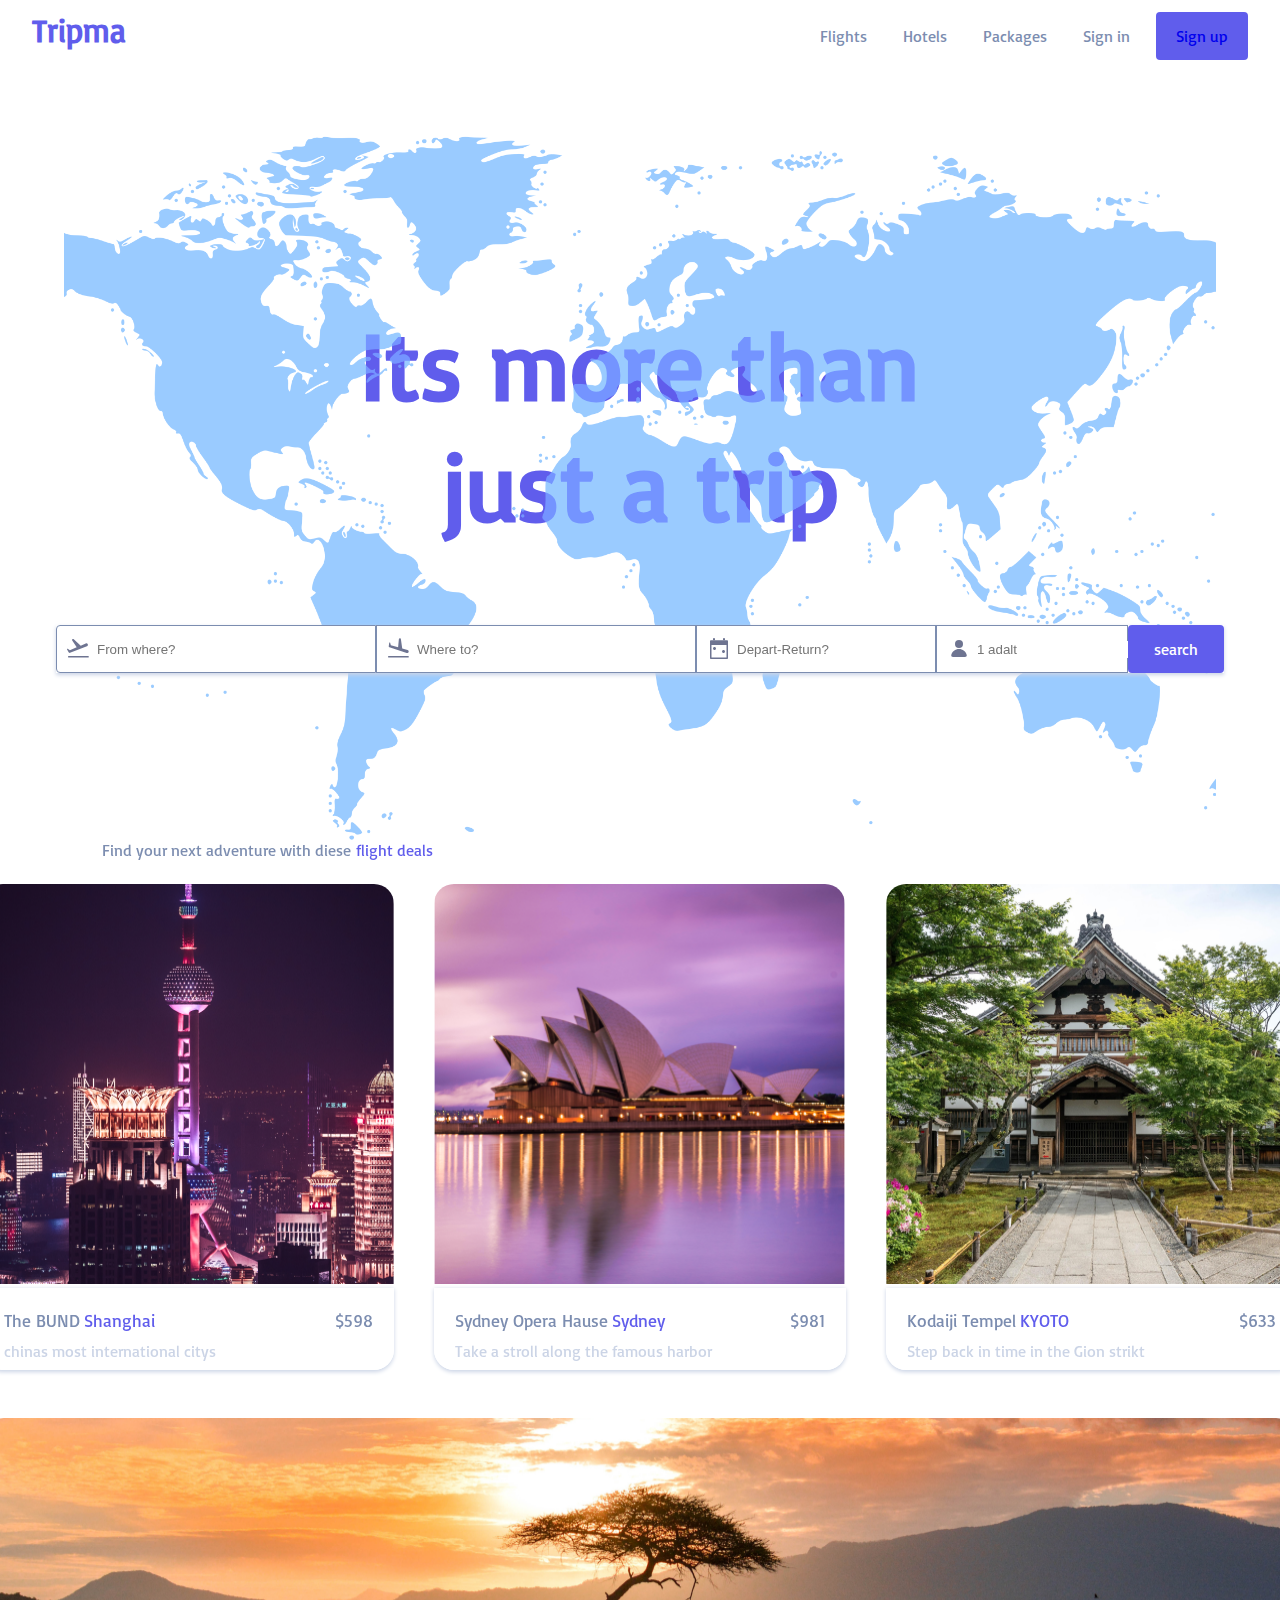
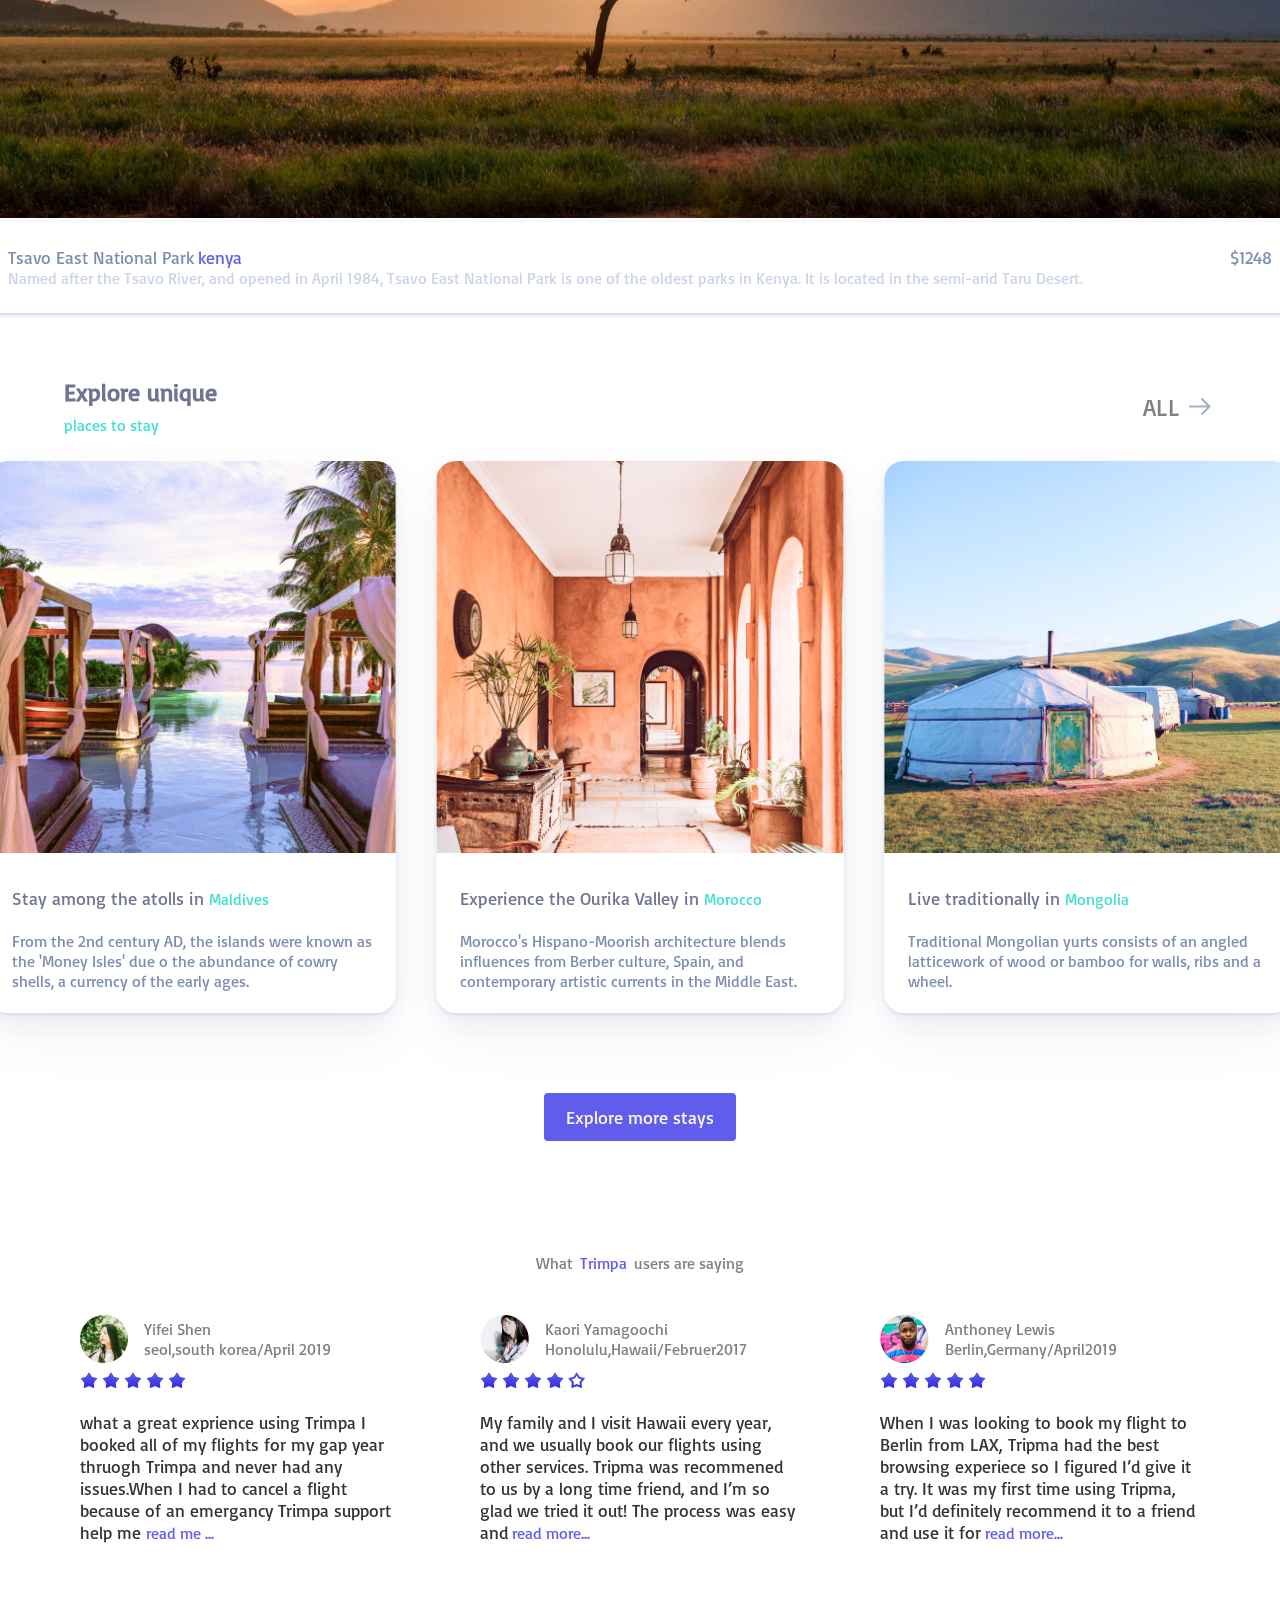
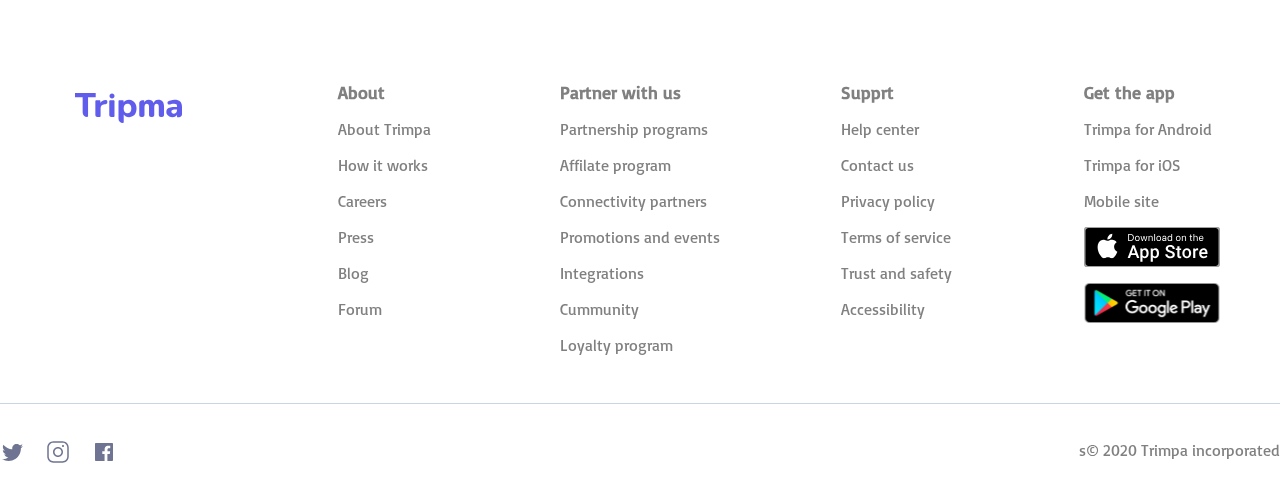
<file: index.html>
<!DOCTYPE html>
<html>


<head>
  <title>Tripma</title>
  <link rel="stylesheet" href="./cssfiles/main.css" />
</head>

<body>
  <header class="header">
    <h1>Tripma</h1>
    <nav class="nav">
      <ul>
        <li>Flights</li>
        <li>Hotels</li>
        <li>Packages</li>
        <li>Sign in</li>
      </ul>
      <div role="button" class="signup-button">
        <a href="./signup.html">Sign up</a>
      </div>
    </nav>
  </header>
  <section class="layout">
    <section class="flight-search">
      <div class="flight-titel">
        <span>Its more than just a trip </span>
      </div>
      <div class="fligt-input">
        <button class="from-where">
          <img src="./assets/departure.svg" />
          <input placeholder="From where?" />
        </button>
        <button class="where-to">
          <img src="./assets/arrival.svg" />
          <input placeholder="Where to?" />
        </button>
        <button class="depart-return">
          <img src="./assets/calendar with dates.svg" />
          <input placeholder="Depart-Return?" />
        </button>
        <button class="adult">
          <img src="./assets/person solid.svg" />
          <input placeholder="1 adalt" />
        </button>
        <div role="button" class="search">search</div>
      </div>
    </section>
    <section class="flight-deals">
      <div class="flight-deals-title">
        <span>Find your next adventure with diese </span>
        <span>flight deals</span>
      </div>
      <div class="flight-foto">
        <div class="flight-fotos">
          <div class="flight-fotocities">
            <img src="./img/shanghai.png" alt="shanghai" />
            <div class="border">
              <div class="bund-shanghai">
                <div class="bund-shanghai1">
                  <span>The BUND</span>
                  <span>Shanghai</span>
                </div>
                <span>$598</span>
              </div>
              <div class="china-city">
                <span>chinas most international citys</span>
              </div>
            </div>
          </div>
          <div class="flight-fotocities">
            <img src="./img/sydney.png" alt="sydney" />
            <div class="border">
              <div class="bund-sydney">
                <div class="bund-sydney1">
                  <span>Sydney Opera Hause</span>
                  <span>Sydney</span>
                </div>
                <span>$981</span>
              </div>
              <div class="stroll-city">
                <span>Take a stroll along the famous harbor</span>
              </div>
            </div>
          </div>
          <div class="flight-fotocities">
            <img src="./img/kyoto.png" alt="kyoto">
            <div class="border">
              <div class="bund-kyoto">
                <div class="bund-kyoto1">
                  <span>Kodaiji Tempel</span>
                  <span>KYOTO</span>
                </div>
                <span>$633</span>
              </div>
              <div class="strikt-city">
                <span>Step back in time in the Gion strikt</span>
              </div>
            </div>
          </div>
        </div>
        <div>
        </div>
        <div class="flight-fotocity">
          <img src="./img/kenya.png" alt="kenya" />
          <div class="kenya-border">
            <div class="bund-kenya">
              <div class="bund-kenya1">
                <span>Tsavo East National Park</span>
                <span>kenya</span>
              </div>
              <div>
                <span>$1248</span>
              </div>
            </div>
            <div class="river-city">
              <span>Named after the Tsavo River, and opened in April 1984, Tsavo East National Park is one of the oldest
                parks in Kenya. It is located in the semi-arid Taru Desert.
              </span>
            </div>
          </div>
        </div>
      </div>
    </section>
    <section class="explore-places-to-stay">
      <div class="explore-place">
        <p>Explore unique <span>places to stay</span></p>
        <div role="button" class="all">
          <a href="/all/">ALL</a>
          <img class="arrows" src="./assets/arrowRight.svg">
        </div>
      </div>
      <div class="places-to-stay">
        <div class="stay-in">
          <img src="./img/maldives.png" alt="maldives">
          <div class="stay-in-country">
            <p>Stay among the atolls in <span class="country">Maldives</span></p>
            <span>From the 2nd century AD, the islands were known as the 'Money Isles' due o the abundance of cowry
              shells, a currency of the early ages.</span>
          </div>
        </div>
        <div class="stay-in">
          <img src="./img/morocco.png" alt="morocco">
          <div class="stay-in-country">
            <p>Experience the Ourika Valley in <span class="country">Morocco</span></p>
            <span>Morocco's Hispano-Moorish architecture blends influences from Berber culture, Spain, and contemporary
              artistic currents in the Middle East.</span>
          </div>
        </div>
        <div class="stay-in">
          <img src="./img/mongolia.png" alt="mongolia">
          <div class="stay-in-country">
            <p>Live traditionally in <span class="country">Mongolia</span></p>
            <span>Traditional Mongolian yurts consists of an angled latticework of wood or bamboo for walls, ribs and a
              wheel.</span>
          </div>
        </div>
      </div>
      <div role="link" class="explore">
        <a href="/explore/">Explore more stays</a>
      </div>
    </section>
    <section class="users-saying">
      <div class="trimpa-users">
        <span>What</span>
        <span>Trimpa</span>
        <SPAN>users are saying</SPAN>
      </div>
      <div class="users">
        <div class="all-user">
          <div class="user-img">
            <img src="./img/avatar.png" />
            <div class="user-city">
              <span>Yifei Shen</span>
              <span>seol,south korea/April 2019</span>
            </div>
          </div>
          <div>
            <img src="./img/star.png" />
            <img src="./img/star.png" />
            <img src="./img/star.png" />
            <img src="./img/star.png" />
            <img src="./img/star.png" />
          </div>
          <div class="user-comment">
            <p> what a great exprience using Trimpa
              I booked all of my flights for my gap
              year thruogh Trimpa and never had
              any issues.When I had to cancel a
              flight because of an emergancy
              Trimpa support help me <span>read me ...</span>
            </p>
          </div>

        </div>
        <div class="all-user">
          <div class="user-img">
            <img src="./img/avatar (1).png" />
            <div class="user-city">
              <span>Kaori Yamagoochi</span>
              <span>Honolulu,Hawaii/Februer2017</span>
            </div>
          </div>
          <div>
            <img src="./img/star.png" />
            <img src="./img/star.png" />
            <img src="./img/star.png" />
            <img src="./img/star.png" />
            <img src="./img/Star 1.png" />
          </div>
          <div class="user-comment">
            <p>My family and I visit Hawaii every year,
              and we usually book our flights using
              other services. Tripma was
              recommened to us by a long time
              friend, and I’m so glad we tried it out!
              The process was easy and<span> read more...</span>
            </p>
          </div>
        </div>
        <div class="all-user">
          <div class="user-img">
            <img src="./img/avatar (2).png" />
            <div class="user-city">
              <span>Anthoney Lewis</span>
              <span>Berlin,Germany/April2019</span>
            </div>
          </div>
          <div>
            <img src="./img/star.png" />
            <img src="./img/star.png" />
            <img src="./img/star.png" />
            <img src="./img/star.png" />
            <img src="./img/star.png" />
          </div>
          <div class="user-comment">
            <p>When I was looking to book my flight
              to Berlin from LAX, Tripma had the
              best browsing experiece so I figured I’d
              give it a try. It was my first time using
              Tripma, but I’d definitely recommend it
              to a friend and use it for<span> read more...</span>
            </p>
          </div>
        </div>
      </div>
    </section>
  </section>
  <footer>
    <div class="footer-first">
      <img src="./assets/trimpa wordmark.svg" class="trimpa" alt="Trimpa">
      <div class="footer-columns">
        <span>About</span>
        <span>About Trimpa</span>
        <span>How it works</span>
        <span>Careers</span>
        <sapn>Press</sapn>
        <span>Blog</span>
        <sapn>Forum</sapn>
      </div>
      <div class="footer-columns">
        <span>Partner with us</span>
        <span>Partnership programs</span>
        <span>Affilate program</span>
        <span>Connectivity partners</span>
        <sapn>Promotions and events</sapn>
        <span>Integrations</span>
        <sapn>Cummunity</sapn>
        <span>Loyalty program</span>
      </div>
      <div class="footer-columns">
        <span>Supprt</span>
        <span>Help center</span>
        <span>Contact us</span>
        <span>Privacy policy</span>
        <sapn>Terms of service</sapn>
        <span>Trust and safety</span>
        <sapn>Accessibility</sapn>
      </div>
      <div class="footer-columns">
        <span>Get the app</span>
        <span>Trimpa for Android</span>
        <span>Trimpa for iOS</span>
        <span>Mobile site</span>
        <img src="./assets/app store.svg" alt="app store">
        <img src="./assets/google play.svg" alt="google play">
      </div>
    </div>
    <div class="footer-second">
      <div class="footer-social">
        <img src="./assets/twitter.svg" alt="twitter">
        <img src="./assets/instagram.svg" alt="instagram">
        <img src="./assets/facebook.svg" alt="facebook">
      </div>
      <span> s&#169 2020 Trimpa incorporated</span>
    </div>
  </footer>
</body>


</html>
</file>
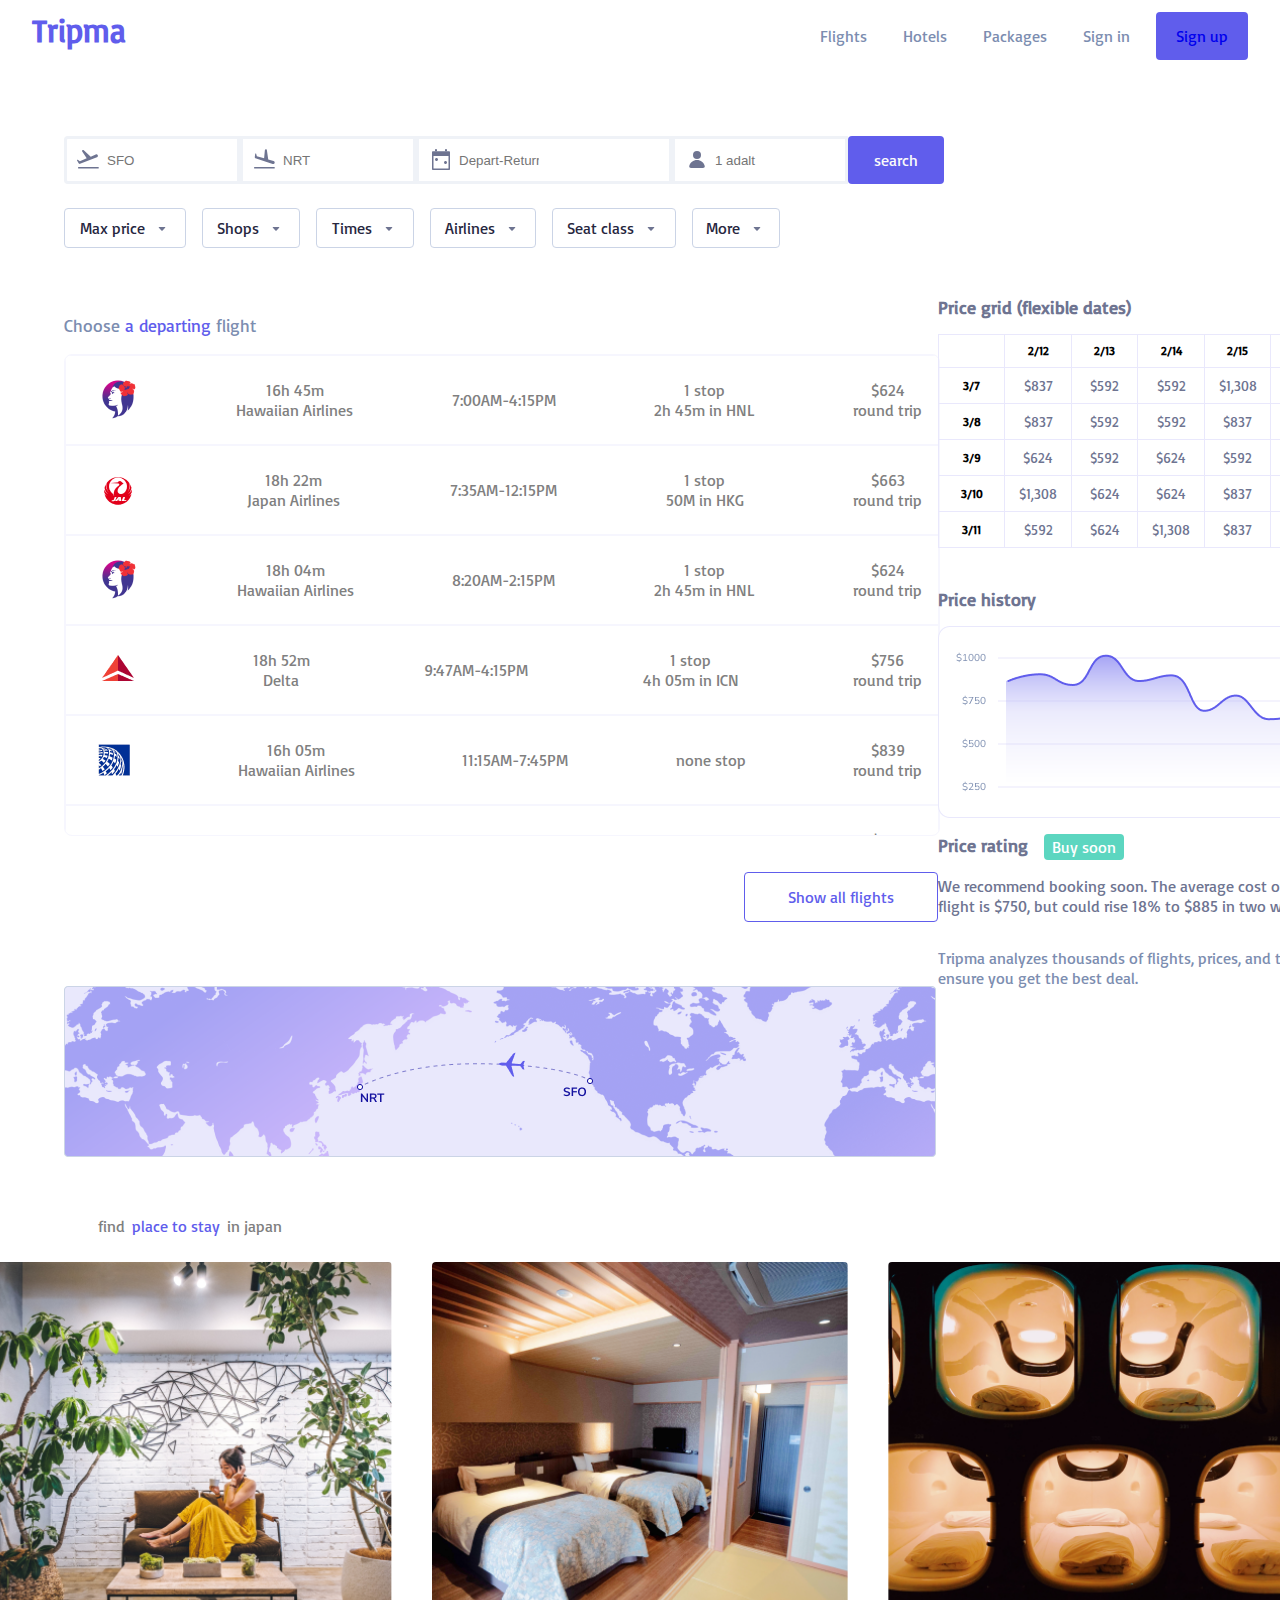
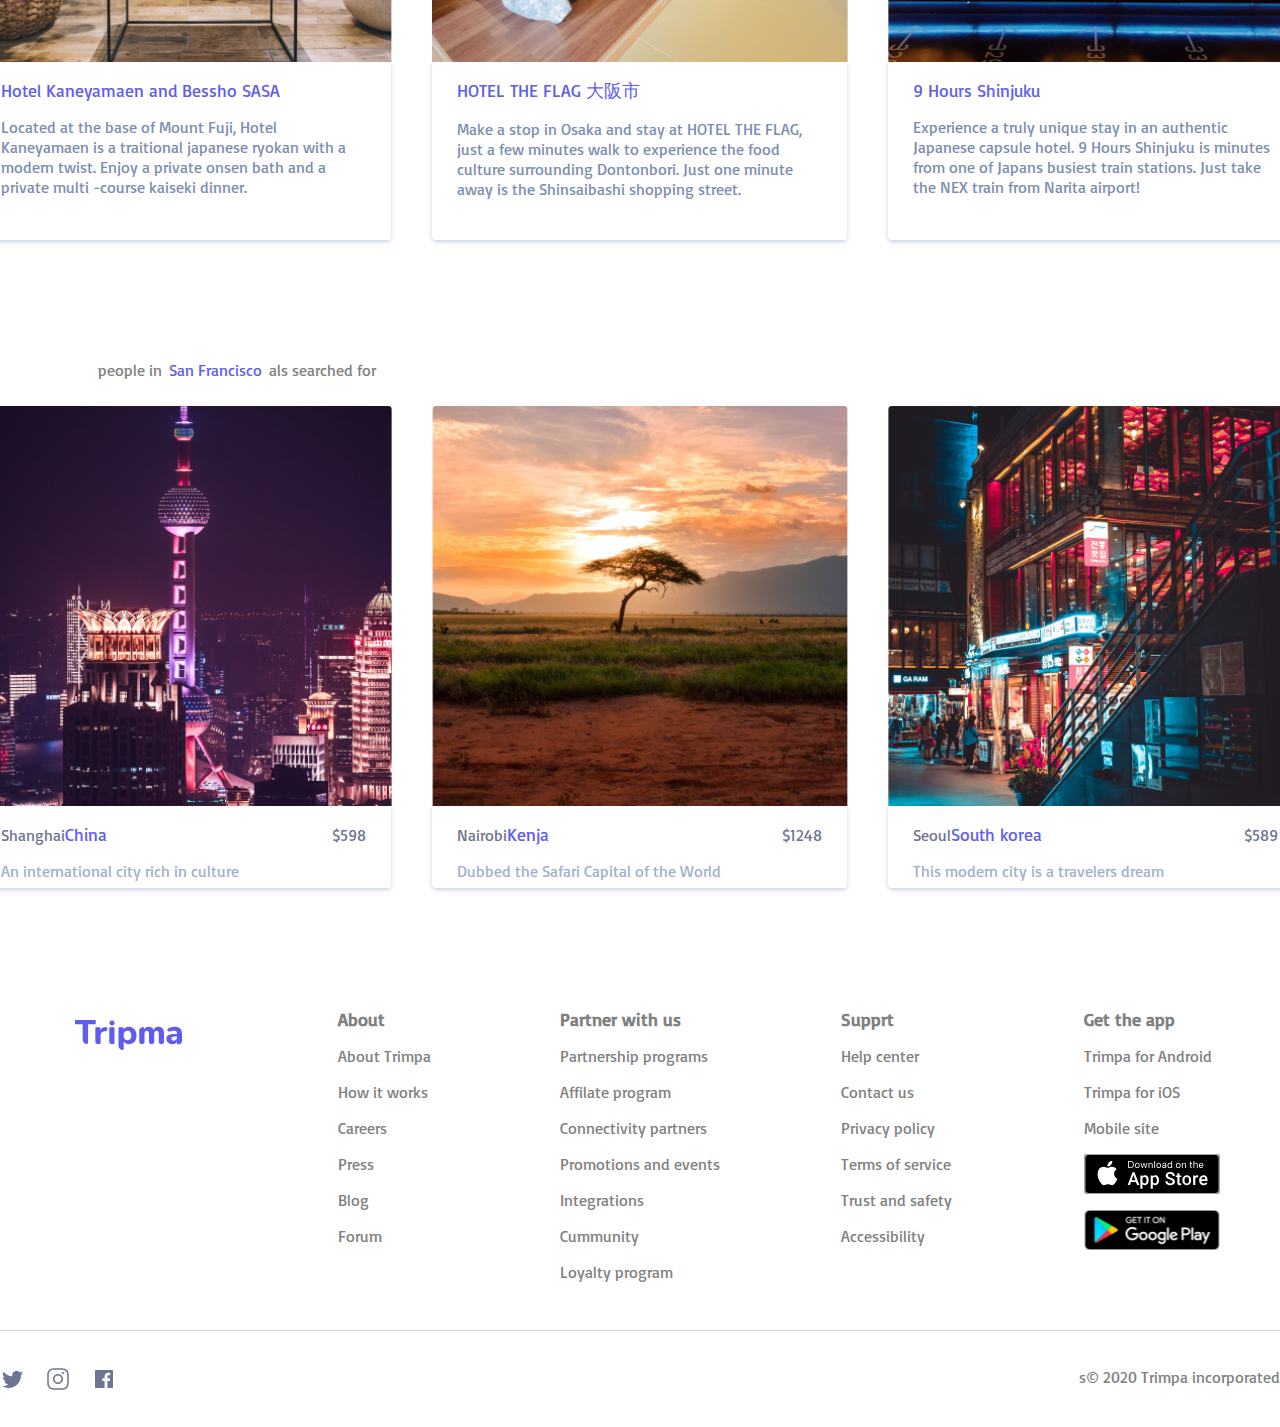
<file: departingflight.html>
<!DOCTYPE html>
<html>

<head>
    <title>Departingflight</title>
    <link rel="stylesheet" href="./cssfiles/departingflight.css" />
</head>

<body>
    <header class="header">
        <h1>Tripma</h1>
        <nav class="nav">
            <ul>
                <li>Flights</li>
                <li>Hotels</li>
                <li>Packages</li>
                <li>Sign in</li>
            </ul>
            <div role="button" class="signup-button">
                <a href="./signup.html">Sign up</a>
            </div>
        </nav>
    </header>
    <section class="layout">
        <section class="departing-flight">
            <div class="flight-information">
                <button class="sfo">
                    <img src="./assets/departure.svg" />
                    <input placeholder="SFO">
                </button>
                <button class="nrt">
                    <img src="./assets/arrival.svg" />
                    <input placeholder="NRT">
                </button>
                <button class="depart">
                    <img src="./assets/calendar with dates.svg">
                    <input placeholder="Depart-Return?">
                </button>
                <button class="adalt">
                    <img src="./assets/person solid.svg">
                    <input placeholder="1 adalt">
                </button>
                <div role="button" class="flight-search">search</div>
            </div>
            <div class="flight-informations">
                <span class="price">
                    <a href="/">Max price</a>
                    <img src="./assets/chevron down.svg">
                </span>
                <span class="shop">
                    <a href="/">Shops</a>
                    <img src="./assets/chevron down.svg">
                </span>
                <span class="time">
                    <a href="/">Times</a>
                    <img src="./assets/chevron down.svg">
                </span>
                <span class="airline">
                    <a href="/">Airlines</a>
                    <img src="./assets/chevron down.svg">
                </span>
                <span class="seat">
                    <a href="/">Seat class</a>
                    <img src="./assets/chevron down.svg">
                </span>
                <span class="more">
                    <a href="/">More</a>
                    <img src="./assets/chevron down.svg">
                </span>
            </div>
        </section>
        <section class="departing-flights">
            <div class="first-departing-flights">
                <div class="departing-flight">
                    <p>Choose <span>a departing</span> flight</p>
                </div>
                <div class="flight-row-scroll">
                    <div class="flight-row">
                        <img src="./img/image 25.png" alt="Hawaiian" />
                        <div class="flight-rows">
                            <span>16h 45m</span>
                            <span>Hawaiian Airlines</span>
                        </div>
                        <span>7:00AM-4:15PM</span>
                        <div class="flight-rows">
                            <span>1 stop</span>
                            <span>2h 45m in HNL</span>
                        </div>
                        <div class="flight-rows">
                            <span>$624</span>
                            <span>round trip</span>
                        </div>
                    </div>
                    <div class="flight-row">
                        <img src="./img/image 27.png" alt="Japan" />
                        <div class="flight-rows">
                            <span>18h 22m</span>
                            <span>Japan Airlines</span>
                        </div>
                        <span>7:35AM-12:15PM</span>
                        <div class="flight-rows">
                            <span>1 stop</span>
                            <span>50M in HKG</span>
                        </div>
                        <div class="flight-rows">
                            <span>$663</span>
                            <span>round trip</span>
                        </div>
                    </div>
                    <div class="flight-row">
                        <img src="./img/image 25.png" alt="Hawaiian" />
                        <div class="flight-rows">
                            <span>18h 04m</span>
                            <span>Hawaiian Airlines</span>
                        </div>
                        <span>8:20AM-2:15PM</span>
                        <div class="flight-rows">
                            <span>1 stop</span>
                            <span>2h 45m in HNL</span>
                        </div>
                        <div class="flight-rows">
                            <span>$624</span>
                            <span>round trip</span>
                        </div>
                    </div>
                    <div class="flight-row">
                        <img src="./img/Delta Airlines.png" alt="Delta" />
                        <div class="flight-rows">
                            <span>18h 52m</span>
                            <span>Delta</span>
                        </div>
                        <span>9:47AM-4:15PM</span>
                        <div class="flight-rows">
                            <span>1 stop</span>
                            <span>4h 05m in ICN</span>
                        </div>
                        <div class="flight-rows">
                            <span>$756</span>
                            <span>round trip</span>
                        </div>
                    </div>
                    <div class="flight-row">
                        <img src="./img/image 29.png" alt="Hawaiian" />
                        <div class="flight-rows">
                            <span>16h 05m</span>
                            <span>Hawaiian Airlines</span>
                        </div>
                        <span>11:15AM-7:45PM</span>
                        <span>none stop</span>
                        <div class="flight-rows">
                            <span>$839</span>
                            <span>round trip</span>
                        </div>
                    </div>
                    <div class="flight-row">
                        <img src="./img/Qantas Airlines.png" alt="Hawaiian" />
                        <div class="flight-rows">
                            <span>15h 45m</span>
                            <span>Hawaiian Airlines</span>
                        </div>
                        <span>10:55AM-18:15PM</span>
                        <span>none stop</span>
                        <div class="flight-rows">
                            <span>$839</span>
                            <span>round trip</span>
                        </div>
                    </div>
                    <div class="flight-row">
                        <img src="./img/Delta Airlines.png" alt="Delta" />
                        <div class="flight-rows">
                            <span>18h 20m</span>
                            <span>Delta</span>
                        </div>
                        <span>1:00AM-9:15PM</span>
                        <div class="flight-rows">
                            <span>1 stop</span>
                            <span>4h 45m in ICN</span>
                        </div>
                        <div class="flight-rows">
                            <span>$886</span>
                            <span>round trip</span>
                        </div>
                    </div>
                    <div class="flight-row">
                        <img src="./img/EVA Air.png" alt="Eva" />
                        <div class="flight-rows">
                            <span>18h 55m</span>
                            <span>Eva Air</span>
                        </div>
                        <span>2:15AM-11:15PM</span>
                        <div class="flight-rows">
                            <span>1 stop</span>
                            <span>2h 45m in HNL</span>
                        </div>
                        <div class="flight-rows">
                            <span>$913</span>
                            <span>round trip</span>
                        </div>
                    </div>
                    <div class="flight-row">
                        <img src="./img/Korean Air PNG.png" alt="Korean" />
                        <div class="flight-rows">
                            <span>22h 37m</span>
                            <span>Korean Air</span>
                        </div>
                        <div class="flight-rows">
                            <span>6:45AM-7:15PM</span>
                            <span>Arrives next day</span>
                        </div>
                        <div class="flight-rows">
                            <span>2 stop</span>
                            <span>2h 45m in pVG</span>
                        </div>
                        <div class="flight-rows">
                            <span>$989</span>
                            <span>round trip</span>
                        </div>
                    </div>
                    <div class="flight-row">
                        <img src="./img/image 27.png" alt="japan" />
                        <div class="flight-rows">
                            <span>20h 23m</span>
                            <span>Japan Airlines</span>
                        </div>
                        <div class="flight-rows">
                            <span>7AM-4:15PM</span>
                            <span>Arrives next day</span>
                        </div>
                        <div class="flight-rows">
                            <span>2 stop</span>
                            <span>2h 45m in HKGL</span>
                        </div>
                        <div class="flight-rows">
                            <span>$624</span>
                            <span>round trip</span>
                        </div>
                    </div>
                    <div class="flight-row">
                        <img src="./img/image 25.png" />
                        <div class="flight-rows">
                            <span>16h 45m</span>
                            <span>Hawaiian Airlines</span>
                        </div>
                        <span>7:00AM-4:15PM</span>
                        <div class="flight-rows">
                            <span>1 stop</span>
                            <span>2h 45m in HNL</span>
                        </div>
                        <div class="flight-rows">
                            <span>$624</span>
                            <span>round trip</span>
                        </div>
                    </div>
                    <div class="flight-row">
                        <img src="./img/image 27.png" alt="Japan" />
                        <div class="flight-rows">
                            <span>16h 45m</span>
                            <span>Japan Airlines</span>
                        </div>
                        <div class="flight-rows">
                            <span>7AM-4:15PM</span>
                            <span>Arrives next day</span>
                        </div>
                        <span>nonestop</span>
                        <div class="flight-rows">
                            <span>$1079</span>
                            <span>round trip</span>
                        </div>
                    </div>
                    <div class="flight-row">
                        <img src="./img/image 25.png" />
                        <div class="flight-rows">
                            <span>16h 45m</span>
                            <span>Hawaiian Airlines</span>
                        </div>
                        <span>7:00AM-4:15PM</span>
                        <div class="flight-rows">
                            <span>1 stop</span>
                            <span>2h 45m in HNL</span>
                        </div>
                        <div class="flight-rows">
                            <span>$624</span>
                            <span>round trip</span>
                        </div>
                    </div>
                    <div class="flight-row">
                        <img src="./img/image 25.png" />
                        <div class="flight-rows">
                            <span>16h 45m</span>
                            <span>Hawaiian Airlines</span>
                        </div>
                        <span>7:00AM-4:15PM</span>
                        <div class="flight-rows">
                            <span>1 stop</span>
                            <span>2h 45m in HNL</span>
                        </div>
                        <div class="flight-rows">
                            <span>$624</span>
                            <span>round trip</span>
                        </div>
                    </div>
                    <div class="flight-row">
                        <img src="./img/image 25.png" />
                        <div class="flight-rows">
                            <span>16h 45m</span>
                            <span>Hawaiian Airlines</span>
                        </div>
                        <span>7:00AM-4:15PM</span>
                        <div class="flight-rows">
                            <span>1 stop</span>
                            <span>2h 45m in HNL</span>
                        </div>
                        <div class="flight-rows">
                            <span>$624</span>
                            <span>round trip</span>
                        </div>
                    </div>
                </div>
                <div class="show-flights">
                    <a>Show all flights</a>
                </div>
                <div class="map-flight">
                    <img src="./img/Map.png">
                </div>
            </div>
            <div class="second-departing-flight">
                <div class="price-grid">
                    <span>Price grid (flexible dates)</span>
                    <table class="table-test">
                        <tr>
                            <th></th>
                            <th>2/12</th>
                            <th>2/13</th>
                            <th>2/14</th>
                            <th>2/15</th>
                            <th>2/16</th>
                        </tr>
                        <tr>
                            <th>3/7</th>
                            <td>$837</td>
                            <td>$592</td>
                            <td>$592</td>
                            <td>$1,308</td>
                            <td>$837</td>
                        </tr>
                        <tr>
                            <th>3/8</th>
                            <td>$837</td>
                            <td>$592</td>
                            <td>$592</td>
                            <td>$837</td>
                            <td>$1,308</td>
                        </tr>
                        <tr>
                            <th>3/9</th>
                            <td>$624</td>
                            <td>$592</td>
                            <td>$624</td>
                            <td>$592</td>
                            <td>$592</td>
                        </tr>
                        <tr>
                            <th>3/10</th>
                            <td>$1,308</td>
                            <td>$624</td>
                            <td>$624</td>
                            <td>$837</td>
                            <td>$837</td>
                        </tr>
                        <tr>
                            <th>3/11</th>
                            <td>$592</td>
                            <td>$624</td>
                            <td>$1,308</td>
                            <td>$837</td>
                            <td>$624</td>
                        </tr>
                    </table>
                </div>
                <div class="price-history">
                    <span>Price history</span>
                    <img src="./img/Price History.png"
                </div>
                <div class="price-rating">
                    <div class="price-rating-soon">
                        <span>Price rating</span>
                        <span>Buy soon</span>
                    </div>
                    <p>
                        We recommend booking soon. The average cost
                         of this flight is $750, but could rise 18%
                          to $885 in two weeks.
                    </p>
                    <p>
                        Tripma analyzes thousands of flights, prices,
                         and trends to ensure you get the best deal.
                    </p>
                </div>
            </div>
        </section>
        <section>
            <div class="find">
                <span>find</span>
                <span>place to stay</span>
                <span>in japan</span>
            </div>
            <div class="stay-city">
                <div class="hotel">
                    <img src="./img/image1.png" />
                    <div class="stay-cities">
                        <span>Hotel Kaneyamaen and Bessho SASA</span>
                        <p>Located at the base of Mount Fuji, Hotel
                            Kaneyamaen is a traitional japanese
                            ryokan with a modern twist. Enjoy a
                            private onsen bath and a private multi
                            -course kaiseki dinner.</p>
                    </div>
                </div>
                <div class="hotel">
                    <img src="./img/image2.png" />
                    <div class="stay-cities">
                        <span>HOTEL THE FLAG 大阪市</span>
                        <p>Make a stop in Osaka and stay at
                            HOTEL THE FLAG, just a few minutes
                            walk to experience the food culture
                            surrounding Dontonbori. Just one
                            minute away is the Shinsaibashi
                            shopping street.</p>
                    </div>
                </div>
                <div class="hotel">
                    <img src="./img/image3.png" />
                    <div class="stay-cities">
                        <span>9 Hours Shinjuku</span>
                        <p>Experience a truly unique stay in an
                            authentic Japanese capsule hotel. 9
                            Hours Shinjuku is minutes from one of
                            Japans busiest train stations. Just take
                            the NEX train from Narita airport!</p>
                    </div>
                </div>
            </div>
            <div class="find">
                <span>people in</span>
                <span>San Francisco</span>
                <span>als searched for</span>
            </div>
            <div class="stay-city">
                <div class="stay-incity">
                    <img src="./img/image4.png" />
                    <div class="country">
                        <div class="choose-country">
                            <div>
                                <span>Shanghai</span>
                                <span>China</span>
                            </div>
                            <div>
                                <span>$598</span>
                            </div>
                        </div>
                        <p>An international city rich in culture</p>
                    </div>
                </div>
                <div class="stay-incity">
                    <img src="./img/image5.png" />
                    <div class="country">
                        <div class="choose-country">
                            <div>
                                <span>Nairobi</span>
                                <span>Kenja</span>
                            </div>
                            <div>
                                <span>$1248</span>
                            </div>
                        </div>
                        <p>Dubbed the Safari Capital of the World</p>
                    </div>
                </div>
                <div class="stay-incity">
                    <img src="./img/image6.png" />
                    <div class="country">
                        <div class="choose-country">
                            <div>
                                <span>Seoul</span>
                                <span>South korea</span>
                            </div>
                            <div>
                                <span>$589</span>
                            </div>
                        </div>
                        <p>This modern city is a travelers dream</p>
                    </div>
                </div>
            </div>
        </section>
    </section>
    <footer>
        <div class="footer-first">
            <img src="./assets/trimpa wordmark.svg" class="trimpa" alt="Trimpa">
            <div class="footer-columns">
                <span>About</span>
                <span>About Trimpa</span>
                <span>How it works</span>
                <span>Careers</span>
                <sapn>Press</sapn>
                <span>Blog</span>
                <sapn>Forum</sapn>
            </div>
            <div class="footer-columns">
                <span>Partner with us</span>
                <span>Partnership programs</span>
                <span>Affilate program</span>
                <span>Connectivity partners</span>
                <sapn>Promotions and events</sapn>
                <span>Integrations</span>
                <sapn>Cummunity</sapn>
                <span>Loyalty program</span>
            </div>
            <div class="footer-columns">
                <span>Supprt</span>
                <span>Help center</span>
                <span>Contact us</span>
                <span>Privacy policy</span>
                <sapn>Terms of service</sapn>
                <span>Trust and safety</span>
                <sapn>Accessibility</sapn>
            </div>
            <div class="footer-columns">
                <span>Get the app</span>
                <span>Trimpa for Android</span>
                <span>Trimpa for iOS</span>
                <span>Mobile site</span>
                <img src="./assets/app store.svg" alt="app store">
                <img src="./assets/google play.svg" alt="google play">
            </div>
        </div>
        <div class="footer-second">
            <div class="footer-social">
                <img src="./assets/twitter.svg" alt="twitter">
                <img src="./assets/instagram.svg" alt="instagram">
                <img src="./assets/facebook.svg" alt="facebook">
            </div>
            <span> s&#169 2020 Trimpa incorporated</span>
        </div>
    </footer>
</body>


</html>
</file>
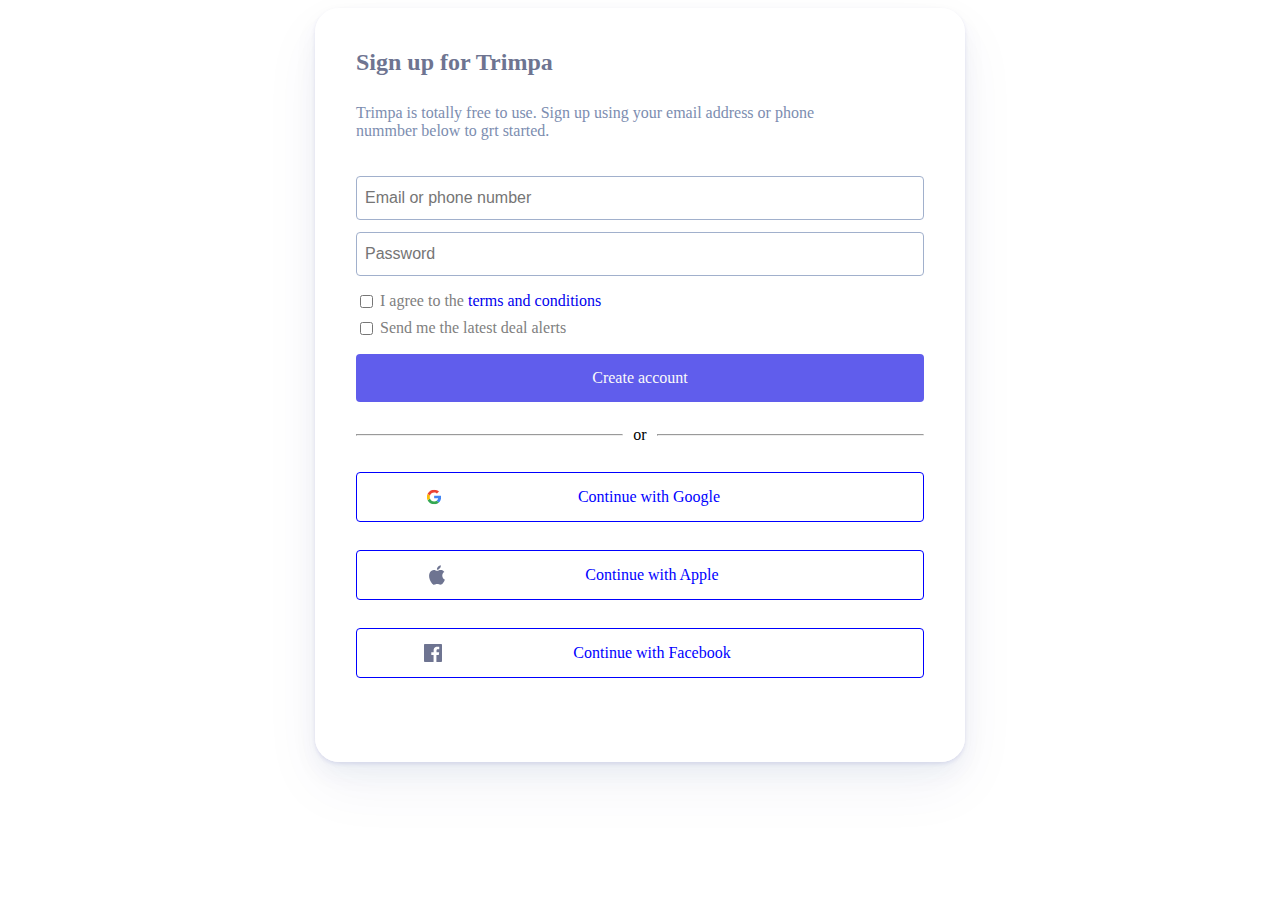
<file: signup.html>
<!DOCTYPE html>
<html>

<head>
  <title>Sign up</title>
  <link rel="stylesheet" href="./cssfiles/signup.css" />
</head>

<body>
  <section class="sign-up">
    <div class="signup-trimpa">
      <span>Sign up for Trimpa</span>
      <p>
        Trimpa is totally free to use. Sign up using your email address or
        phone nummber below to grt started.
      </p>
    </div>

    <form action="/">
      <div class="email-account">
        <input type="email" name="email" placeholder="Email or phone number" value="" />
        <input type="password" name="password" placeholder="Password" value="" />
      </div>

      <div class="agree-to">
        <label for="agree"></label>
        <input type="checkbox" name="agree"/>
        <span>I agree to the</span>
        <a href="/">terms and conditions</a>
      </div>

      <div class="send-me">
        <label for="send-alerts">Send me the latest deal alerts</label>
        <input type="checkbox" name="send-alerts" />
      </div>

      <div role="button" class="create-account" onclick="">Create account</div>
    </form>

    <div class="line">
      <hr class="hr" />
      <span>or</span>
      <hr class="hr" />
    </div>

    <div class="continue-with-social-madia">
      <span>
        <img src="./assets/google.svg" />
        <a href="https://www.google.com">Continue with Google</a>
        <div></div>
      </span>
      <span>
        <img src="./assets/apple mac.svg" />
        <a href="https://www.apple.com">Continue with Apple</a>
        <div></div>
      </span>
      <span>
        <img src="./assets/facebook.svg" />
        <a href="https://www.facebook.com">Continue with Facebook</a>
        <div></div>
      </span>
    </div>

  </section>
</body>

</html>
</file>
<file: cssfiles/main.css>
body {
    padding: 0;
    font-family: "main-font";
    text-decoration: none;
    width: auto;
    margin: 0;
}

@font-face {
    font-family: "main-font";
    src: url(./../fonts/Basic-Regular.otf);
}

.layout{
    margin: 4rem;
}

.header {
    width: auto;
    display: flex;
    flex-direction: row;
    justify-content: space-between;
    align-items: baseline;
    align-content: center;
    padding-left: 2rem;
    padding-right: 2rem;
    position: -webkit-sticky;
    position: sticky;
    top: 0;
    background-color: #FFFFFF;
    z-index: 50;
}

.header h1 {
    color: #605DEC;
    font-size: xx-large;
    font-weight: bolder;
    margin: 0;
    width: 6.75rem;
    height: 1.75rem;
}

.nav a {
    text-decoration: none;
    cursor: default;
}

.signup-button {
    background-color: #605DEC;
    color: #FFFFFF;
    text-align: center;
    display: flex;
    align-items: center;
    border-radius: 0.25rem;
    padding-left: 1.25rem;
    padding-right: 1.25rem;
    height: 3rem;
}

.signup-button:hover {
    background-color: blue;
}

.header ul li {
    list-style: none;
    padding: 0.625rem;
    color: #7C8DB0;
    font-size: 1rem;
    font-weight: 300;
}

.header ul li:hover {
    color:#605DEC;
    cursor: pointer;
}
.nav {
    display: flex;
    align-items: center;
    gap: 1rem;
}

.nav ul {
    display: flex;
    gap: 1rem;
}

.flight-search {
    width: 100%; 
    height: 44rem;
    background-image: url(./../img/world-map.png);
    background-repeat: no-repeat;
    background-position: center;
    background-size: cover;
    position:relative;
    display: flex;
    flex-direction: column;
    align-items: center;
    gap:5rem;
    justify-content: center;
}

.flight-titel span {
    color:#605DEC;
    text-align: center;
    mix-blend-mode:hard-light;
    font-weight: bold;
    font-size: 6rem;
}

.flight-titel {
    max-width: 38rem;
    text-align: center;
}

.fligt-input {
    display: flex;
    flex-direction: row;
    background-color: #FFFFFF;
    height: 3rem;
    box-shadow: 0 0.12rem 0.25rem  #CBD4E6;

}

.fligt-input input {
    border: 0;
    outline: 0;
}

.fligt-input button {
    display: flex;
    flex-direction: row;
    align-items: center;
    border:0.06rem solid #7C8DB0;
    background-color: #FFFFFF;
    justify-content: flex-start;
}

.from-where {
    width: 20rem;
    border-radius: 0.25rem 0 0 0.25rem;
   
}    

.where-to {
    width: 20rem;
}

.depart-return {
    width: 15rem;
}

.adult {
    width: 12rem;
}

.search {
    background-color: #605DEC;
    width: 6rem;
    border-radius: 0.25rem;
    text-align: center;
    color: #FFFFFF;
    display: flex;
    align-items: center;
    justify-content: center;
    align-content: center;

}

.search:hover {
    background-color: blue;
}

.flight-fotos {
    display:flex;
    flex-direction: row;
    gap: 2.5rem;
}


.flight-fotocity img {
    border-radius: 1.25rem 1.25rem 0 0 ;
    width: 82rem;
    height: 25rem;
}

.flight-fotocities img {
    border:none;
    border-radius: 1.25rem 1.25rem 0 0 ;
    width: 25.7rem;
    height: 25rem;
}

.flight-fotocity {
    margin-bottom: 2.5rem;
}

.flight-foto {
    display: flex;
    flex-direction: column;
    justify-content: center;
    align-items: center;
    align-content: center;
    gap: 1.5rem;
}

.flight-deals-title {
    font-size: 1.5rem;
    display: flex;
    flex-direction: row;
    justify-content: flex-start;
    gap:0.3rem;
    margin-bottom: 1.5rem;
    padding-left:2.4rem;
}

.flight-deals-title>span {
    color:#7C8DB0;
}

.flight-deals-title :nth-child(2) {
    color:#605DEC;
}

.border {
    display: flex;
    flex-direction: column;
    gap: 0.6rem;
    border: 0.06rem solid  #FFFFFF;
    border-radius: 0 0 1.25rem 1.25rem ;
    width: 25.6rem;
    height: 5rem;
    box-shadow: 0 0.12rem 0.25rem  #CBD4E6;
}

.bund-shanghai {
    display: flex;
    flex-direction: row;
    justify-content: space-between;
    margin:1.25rem 1.25rem 0 1.25rem;
}

.bund-sydney {
    display: flex;
    flex-direction: row;
    justify-content: space-between;
    margin:1.25rem 1.25rem 0 1.25rem;
}

.bund-kyoto {
    display: flex;
    flex-direction: row;
    justify-content: space-between;
    margin:1.25rem 1.25rem 0 1.25rem;
}

.bund-kenya {
    display: flex;
    flex-direction: row;
    justify-content: space-between;
    margin:1.25rem 1.25rem 0 1.25rem;
}

.bund-shanghai1 :nth-child(2) {
    color: #605DEC;
    font-size: 1.1rem;
}

.bund-shanghai span {
    color: #7C8DB0;
    font-size: 1.1rem;
}

.china-city {
    margin:0 1.25rem 1.25rem 1.25rem;
}

.china-city span {
color: #CBD4E6;
font-size: 1rem;
}

.bund-sydney1 :nth-child(2) {
    color: #605DEC;
    font-size: 1.1rem; 
}

.bund-sydney span {
    color: #7C8DB0;
    font-size: 1.1rem;
}

.stroll-city {
    margin:0 1.25rem 1.25rem 1.25rem;
}

.stroll-city span {
    color: #CBD4E6;
    font-size: 1rem;
}

.bund-kyoto1 :nth-child(2) {
    color: #605DEC;
    font-size: 1.1rem;
}

.bund-kyoto span {
    color: #7C8DB0;
    font-size: 1.1rem;  
}

.strikt-city {
    margin:0 1.25rem 1.25rem 1.25rem;  
}

.strikt-city span {
    color: #CBD4E6;
    font-size: 1rem;
}

.kenya-border {
    width: 81.5rem;
    height: 5.18rem;
    border: 0.25rem solid  #FFFFFF;
    box-shadow: 0 0.12rem 0.25rem  #CBD4E6;
    border-radius: 0 0 1.25rem 1.25rem ;
}

.bund-kenya :nth-child(2) {
    color: #605DEC;
    font-size: 1.1rem;
}

.bund-kenya span {
    color: #7C8DB0;
    font-size: 1.1rem;  
}

.river-city {
    margin:0 1.25rem 1.25rem 1.25rem;
}

.river-city span {
    color: #CBD4E6;
    font-size: 1rem;
}


.user-city {
    display: flex;
    flex-direction:column
}

.user-img {
    display: flex;
    flex-direction: row;
    align-items: center;
    gap: 1rem;
    color: #6E7491;
    margin-bottom: 0.6rem;
}

.user-comment {
    display: flex;
    flex-direction: row;
    gap: 0.3rem;
    align-items: center;
    max-width: 20rem;
    font-size: 1.1rem;
    color: #333333;
}

.user-comment span {
    color:  #605DEC;
}

.users {
    display: flex;
    flex-direction: row;
    gap:5rem;

}

.users-saying {
    display: flex;
    flex-direction: column;
    align-items: center;
    align-content: center;
    justify-content: center;
    margin-top: 6.5rem;
}

.trimpa-users {
    margin-bottom: 2.5rem;
    font-size: 1.5rem;
    color:  #6E7491;
}

.trimpa-users :nth-child(2) {
    color: #605DEC;
}


.explore-places-to-stay {
    display: flex;
    flex-direction: column;
    justify-content: center;
    align-items: center;
}

.explore-place {
    display: flex;
    flex-direction: row;
    /* justify-content: space-between; */
    gap: 57rem;
}

.explore-place p {
    font-size: 1.5rem;
    font-weight: 700;
    color: #6E7491;
}

.explore-place span {
    color:Turquoise;
}

.all {
    display: flex;
    flex-direction: row;
    align-items: center;
    gap: 0.25rem;
}

.all a {
    text-decoration: none;
    font-size: 1.5rem;
    color: Grey;
}

.places-to-stay {
    display: flex;
    flex-direction: row;
    gap: 2.5rem;
}

.stay-in {
    display: flex;
    flex-direction: column;
    justify-content: center;
    gap: 0;
    width: 25.5rem;
    border: none;
    border-radius: 1.25rem;
    box-shadow: 0px 12px 24px 0px #1B3B770D,
                0px 24px 60px 0px #062F7D0D,
                0px 2px 4px 0px #0704921A;
}

.stay-in img {
    max-width: 25.5rem;
    height: 24.5rem;
    border-radius: 1.25rem 1.25rem 0 0;
}

.stay-in-country {
    display: flex;
    flex-direction: column;
    gap: 0.25rem;
    max-width: 25.5rem;
    height: 8rem;
    padding: 1rem 1.5rem;
}

.stay-in-country p {
    font-size: 1.125rem;
    color: #6E7491;
}

.stay-in-country :nth-child(2) {
    font-size: 1rem;
    color: #7C8DB0;
}

.country {
    color:Turquoise;
}

.explore {
    background-color: #605DEC;
    text-align: center;
    display: flex;
    justify-content: center;
    align-items: center;
    border-radius: 0.25rem;
    width: 12rem;
    height: 3rem;
    margin-top: 5rem;
}

.explore a {
    text-decoration: none;
    font-size: 1.125rem;
    color: #FAFAFA;
}

.explore:hover {
    background-color: #1513A0;
}

.explore a:hover {
    cursor: default;
}





footer {
    display: flex;
    flex-direction: column;
    justify-content: center;
    gap: 3rem;
    margin-top: 7.5rem;
}

.footer-first {
    display: grid;
    grid-template-columns: repeat(5, 1fr);
    justify-items: center;
}

.footer-columns {
    display: flex;
    flex-direction:column;
    gap: 1rem;
}

.footer-columns :nth-child(1) {
    font-size: 1.125rem;
    font-weight: 700;
    color: Grey;
}

.footer-columns , span {
    font-size: 1rem;
    font-weight: 400;
    color: Grey;
}

.footer-columns img {
    width: 8.5rem;
    height: 2.5rem;
}

.footer-second {
    display: flex;
    flex-direction: row;
    justify-content: space-between;
    border-top: 1px solid #CBD4E6;
    padding-top: 2.25rem;
    padding-bottom: 2.25rem;
}

.footer-social {
    display: flex;
    flex-direction: row;
    gap: 1.375rem;
}

.footer-second span {
    font-size: 1rem;
    color:Grey;
}
</file>
<file: cssfiles/departingflight.css>
body{
    width: auto;
    margin: 0;
    font-family:"main-font";
    padding: 0;
    text-decoration: none;
}

@font-face {
    font-family: "main-font";
    src:url(./../fonts/Basic-Regular.otf)
}

.layout {
    margin: 4rem;
}

.header {
    width: auto;
    display: flex;
    flex-direction: row;
    justify-content: space-between;
    align-items: baseline;
    align-content: center;
    padding-left: 2rem;
    padding-right: 2rem;
    position: -webkit-sticky;
    position: sticky;
    top: 0;
    background-color: #FFFFFF;
    z-index: 50;
}

.header h1 {
    color: #605DEC;
    font-size: xx-large;
    font-weight: bolder;
    margin: 0;
    width: 6.75rem;
    height: 1.75rem;
}

.nav a {
    text-decoration: none;
    cursor: default;
}

.signup-button {
    background-color: #605DEC;
    color: #FFFFFF;
    text-align: center;
    display: flex;
    align-items: center;
    border-radius: 0.25rem;
    padding-left: 1.25rem;
    padding-right: 1.25rem;
    height: 3rem;
}

.signup-button:hover {
    background-color: blue;
}

.header ul li {
    list-style: none;
    padding: 0.625rem;
    color: #7C8DB0;
    font-size: 1rem;
    font-weight: 300;
}

.header ul li:hover {
    color:#605DEC;
    cursor: pointer;
}
.nav {
    display: flex;
    align-items: center;
    gap: 1rem;
}

.nav ul {
    display: flex;
    gap: 1rem;
}


 .flight-information {
     display: flex;
     flex-direction: row;
     margin-bottom: 1.5rem;
 }

 .flight-information input {
     border: 0;
     outline: 0;
     width: 5rem;
 }

 .flight-information button {
     display: flex;
     flex-direction: row;
     align-items: center;
     justify-content: flex-start;
     background-color: #FFFFFF;
     border: solid #CBD4E64D;
     height: 3rem;
 }

 .flight-search {
     background-color:#605DEC;
     color:#FAFAFA;
     width: 6rem;
     border: 0;
     border-radius: 0.25rem;
     display: flex;
     justify-content: center;
     align-items: center;
 }

 .sfo {
     width: 11rem;
     border: 0;
     border-radius: 0.25rem 0 0 0.25rem;
 }

 .nrt {
     width: 11rem;
 }

 .depart {
     width: 16rem;
 }

 .adalt {
     width: 11rem;
 }

 .flight-informations span {
     border: 0.06rem solid #CBD4E6;
     border-radius: 0.25rem;
     height: 2.4rem;
     display: flex;
     flex-direction: row;
     justify-content:center;
     align-items: center;
     gap:0.5rem;

 }
 
 .flight-informations span a {
     color:  #27273F;
     text-decoration: none;
     font-size: 1rem;
 } 

 .flight-informations {
     display: flex;
     flex-direction: row;
     gap: 1rem;
     margin-bottom: 3rem;
 }

 .price {
     width: 7.5rem;
 }

 .shop {
     width: 6rem;
 }

 .time {
     width: 6rem;
 }

 .airline {
     width: 6.5rem;
 }

 .seat {
     width: 7.6rem;
 }

 .more {
     width: 5.4rem;
 }

 .departing-flights {
     display: grid;
     grid-template-columns:2fr 1fr;
     height: 50rem;
 }

 .departing-flight span {
    color: #605DEC;
    font-size: 1.1rem;
 }

 .departing-flight p {
    color: #7C8DB0;
    font-size: 1.1rem;
 }

 .flight-row {
     display: flex;
     flex-direction: row;
     align-items: center;
     align-content: center;
     justify-content:space-between;
     text-align: center;
     gap:1.5rem;
     border: 0.06rem solid #F6F6FE;
     height: 5.5rem;
     padding-left: 2rem;
     padding-right: 1rem;
 }

 .flight-row:hover {
    background-color: #E9E8FC;
    cursor: pointer;
 }

 .flight-rows {
     display: flex;
     flex-direction: column;
 }

 .first-departing-flights {
     width: 100%;
 }

 .second-departing-flight {
     width: 100%;
 }

 .flight-row-scroll {
     height: 30rem;
     /* width: 52.5rem; */
     overflow-y:scroll;
     border: 0.06rem solid#F6F6FE;
     border-radius: 0.5rem;
     scrollbar-width: none;
     width: 100%;
 }

 .flight-row-scroll::-webkit-scrollbar {
    display: none;
 }
 
.show-flights {
     border: 0.06rem solid  #605DEC;
     border-radius: 0.25rem;
     text-decoration: none;
     color: #605DEC;
     width: 12rem;
     height: 3rem;
     margin-top: 2.25rem;
     margin-bottom: 4rem;
     margin-left: 42.5rem;
     display: flex;
     justify-content:center;
     align-items: center;
 }

 .map-flight {
     /* width:52.5rem; */
     height: 11rem;
     width: 100%;
 }

 .second-departing-flight {
    display: flex;
    flex-direction: column;
    gap: 2.5rem;
 }

 .price-grid {
    display: flex;
    flex-direction: column;
    gap: 1rem;
 }

 .price-grid span {
    font-size: 1.125rem;
    font-weight: 600;
    color: #6E7491;
 }

 .table-test {
    width: 100%;
 }

 th, td {
    width: 16.66%;
    padding: 0.5rem;
 }

 table tr th {
    font-size: 0.75rem;
    font-weight: 700;
    line-height: 1rem;
    columns: #52556F;
 }

 table tr td {
    font-size: 0.875rem;
    font-weight: 400;
    line-height: 1.1875rem;
    color: #6E7491;
    text-align: center;
 }

 table tr td:hover {
    background-color: #605DEC;
    color: #FAFAFA;
    cursor: pointer;
 }

 table, th, td {
    border: 1px solid #E9E8FC;
    border-collapse: collapse;
 }

 .price-history {
    display: flex;
    flex-direction: column;
    gap: 1rem;
 }

 .price-history span {
    font-size: 1.125rem;
    font-weight: 600;
    color:  #6E7491;
 }

 .price-history img {
    width: 25rem;
    height: 12rem;
 }

 .price-rating {
    display: flex;
    flex-direction: column;
 }

 .price-rating-soon {
    display: flex;
    flex-direction: row;
    gap: 1rem;
 }

 .price-rating-soon :nth-child(1) {
    font-size: 1.125rem;
    font-weight: 600;
    counter-reset: #6E7491;
 }

 .price-rating-soon :nth-child(2) {
    font-size: 1rem;
    font-weight: 100;
    color: #FFFFFF;
    line-height: 1.375rem;
    background-color: #5CD6C0;
    border-radius: 0.25rem;
    padding: 0.125rem 0.5rem;
    text-align: center;
 }

 .price-rating p {
    font-size: 1rem;
    font-weight: 400;
    color:  #6E7491;
 }

 .price-rating :nth-child(3) {
    color:#7C8DB0;
 }

 .stay-city {
    display: flex;
    flex-direction: row;
    gap:2.5rem;
    justify-content: center;
 }

 
 .stay-city img {
    width: 26rem;
    height: 25rem;
    border: 0;
    border-radius: 0.25rem 0.25rem 0 0 ;
 }

 .find {
    margin-bottom: 1.5rem;
    margin-top: 7rem;
    padding-left: 2.1rem;
    font-size: 1.5rem;
    color: #6E7491;
 }

 .find :nth-child(2) {
    color:  #605DEC;
 }

 .stay-cities {
    border: 0.06rem solid  #FFFFFF;
    width: 25.8rem;
    height: 9rem;
    border-radius:0 0 0.25rem 0.25rem;
    box-shadow: 0 0.12rem 0.25rem  #CBD4E6 ;
    padding-top: 1rem;
    padding-bottom: 1rem;
 }

 .stay-cities span {
    color:#605DEC;
    font-size: 1.1rem;
    margin-left: 1.5rem;
 }

 .stay-cities p {
    color: #7C8DB0;
    font-size:1rem;
    margin-left: 1.5rem;
    margin-right: 1.5rem;
 }

 .stay-incity p {
    font-size: 1rem;
    color:  #A1B0CC;
    margin-left: 1.5rem;
 }

 .country {
    width: 25.8rem;
    height: 5rem;
    border: 0.06rem solid  #FFFFFF;
    border-radius:0 0 0.25rem 0.25rem;
    box-shadow: 0 0.12rem 0.25rem  #CBD4E6 ;
 }

 .country div :nth-child(2) {
    color: #605DEC;
    font-size: 1.1rem;
 }

 .country div :nth-child(1) {
    color: #6E7491;
    font-size:1,1rem ;
 }

 .choose-country {
    display: flex;
    flex-direction: row;
    justify-content: space-between;
    margin-left: 1.5rem;
    margin-right: 1.5rem;
    margin-top: 1rem;
    margin-bottom: 1rem;
 }

 .hotel {
    font-size: 0rem;
 }

 .stay-incity {
    font-size: 0;
 }

 footer {
    display: flex;
    flex-direction: column;
    justify-content: center;
    gap: 3rem;
    margin-top: 7.5rem;
}

.footer-first {
    display: grid;
    grid-template-columns: repeat(5, 1fr);
    justify-items: center;
}

.footer-columns {
    display: flex;
    flex-direction:column;
    gap: 1rem;
}

.footer-columns :nth-child(1) {
    font-size: 1.125rem;
    font-weight: 700;
    color: Grey;
}

.footer-columns , span {
    font-size: 1rem;
    font-weight: 400;
    color: Grey;
}

.footer-columns img {
    width: 8.5rem;
    height: 2.5rem;
}

.footer-second {
    display: flex;
    flex-direction: row;
    justify-content: space-between;
    border-top: 1px solid #CBD4E6;
    padding-top: 2.25rem;
    padding-bottom: 2.25rem;
}

.footer-social {
    display: flex;
    flex-direction: row;
    gap: 1.375rem;
}

.footer-second span {
    font-size: 1rem;
    color:Grey;
}
</file>
<file: cssfiles/signup.css>
.sign-up {
    width: 35.5rem;
    height: 42rem;
    margin: auto;
    border: 1px solid White;
    border-radius: 1.5rem;
    padding: 2.5rem; 
    box-shadow: 0px 12px 24px 0px #1B3B770D,
                0px 24px 60px 0px #062F7D0D,
                0px 2px 4px 0px #0704921A;
}

.signup-trimpa {
    display: flex;
    flex-direction: column;
    gap: 0.75rem;
    justify-content: flex-start;
    width: 85%;
    margin-bottom: 1.25rem;
}

.signup-trimpa span {
    font-size: 1.5rem;
    color: #6E7491;
    font-weight: bold;
}

.signup-trimpa p {
    font-size: 1rem;
    color: #7C8DB0;
}

.email-account {
    display: flex;
    flex-direction: column;
    gap: 0.75rem;
    margin-bottom: 1rem;
}

.email-account input {
    border: 1px solid #A1B0CC;
    padding: 0.75rem 0.5rem;
    border-radius: 0.25rem;
    font-size: 1rem;
    color: Grey;
    outline: none;
}

.email-account input:focus {
    border: 1px solid blue;
}

.agree-to {
    display: flex;
    flex-direction: row;
    gap: 0.25rem;
    justify-content: flex-start;
    margin-bottom: 0.5rem;
    font-size: 1rem;
    color:Grey;
}

.agree-to a {
    text-decoration: none;
    font-size: 1rem;
}

.agree-to:hover {
    cursor: pointer;
}

.agree-to input {
    margin-left: 0;
}

.send-me {
    display: flex;
    flex-direction: row-reverse;
    justify-content: flex-end;
    gap: 0.25rem;
    font-size: 1rem;
    color: Grey;

}

.send-me:hover {
    cursor: pointer;
}

.create-account {
    background-color: #605DEC;
    height: 3rem;
    border-radius: 0.25rem;
    text-align: center;
    color: #FAFAFA;
    margin-top: 1rem;
    display: flex;
    align-items: center;
    justify-content: center;
}

.create-account:hover {
    background-color: #1513A0;
}

.line {
    display: flex;
    width: 100%;
    gap: 10px;
    margin-top: 1.5rem;
    margin-bottom: 0.75rem;
}

.hr {
    width: 100%;
}

.continue-with-social-madia {
    display: flex;
    flex-direction: column;
    gap:0.75rem;
}

.continue-with-social-madia span {
    background-color: White;
    height: 3rem;
    border: 1px solid Blue;
    border-radius: 0.25rem;
    text-align: center;
    color: Blue;
    margin-top: 1rem;
    display: flex;
    align-items: center;
    justify-content: space-around;
}

.continue-with-social-madia span:hover {
    background-color: #CBD4E64D;
}

.continue-with-social-madia a {
    text-decoration: none;
    font-size: 1rem;
    color: Blue;
}
</file>
